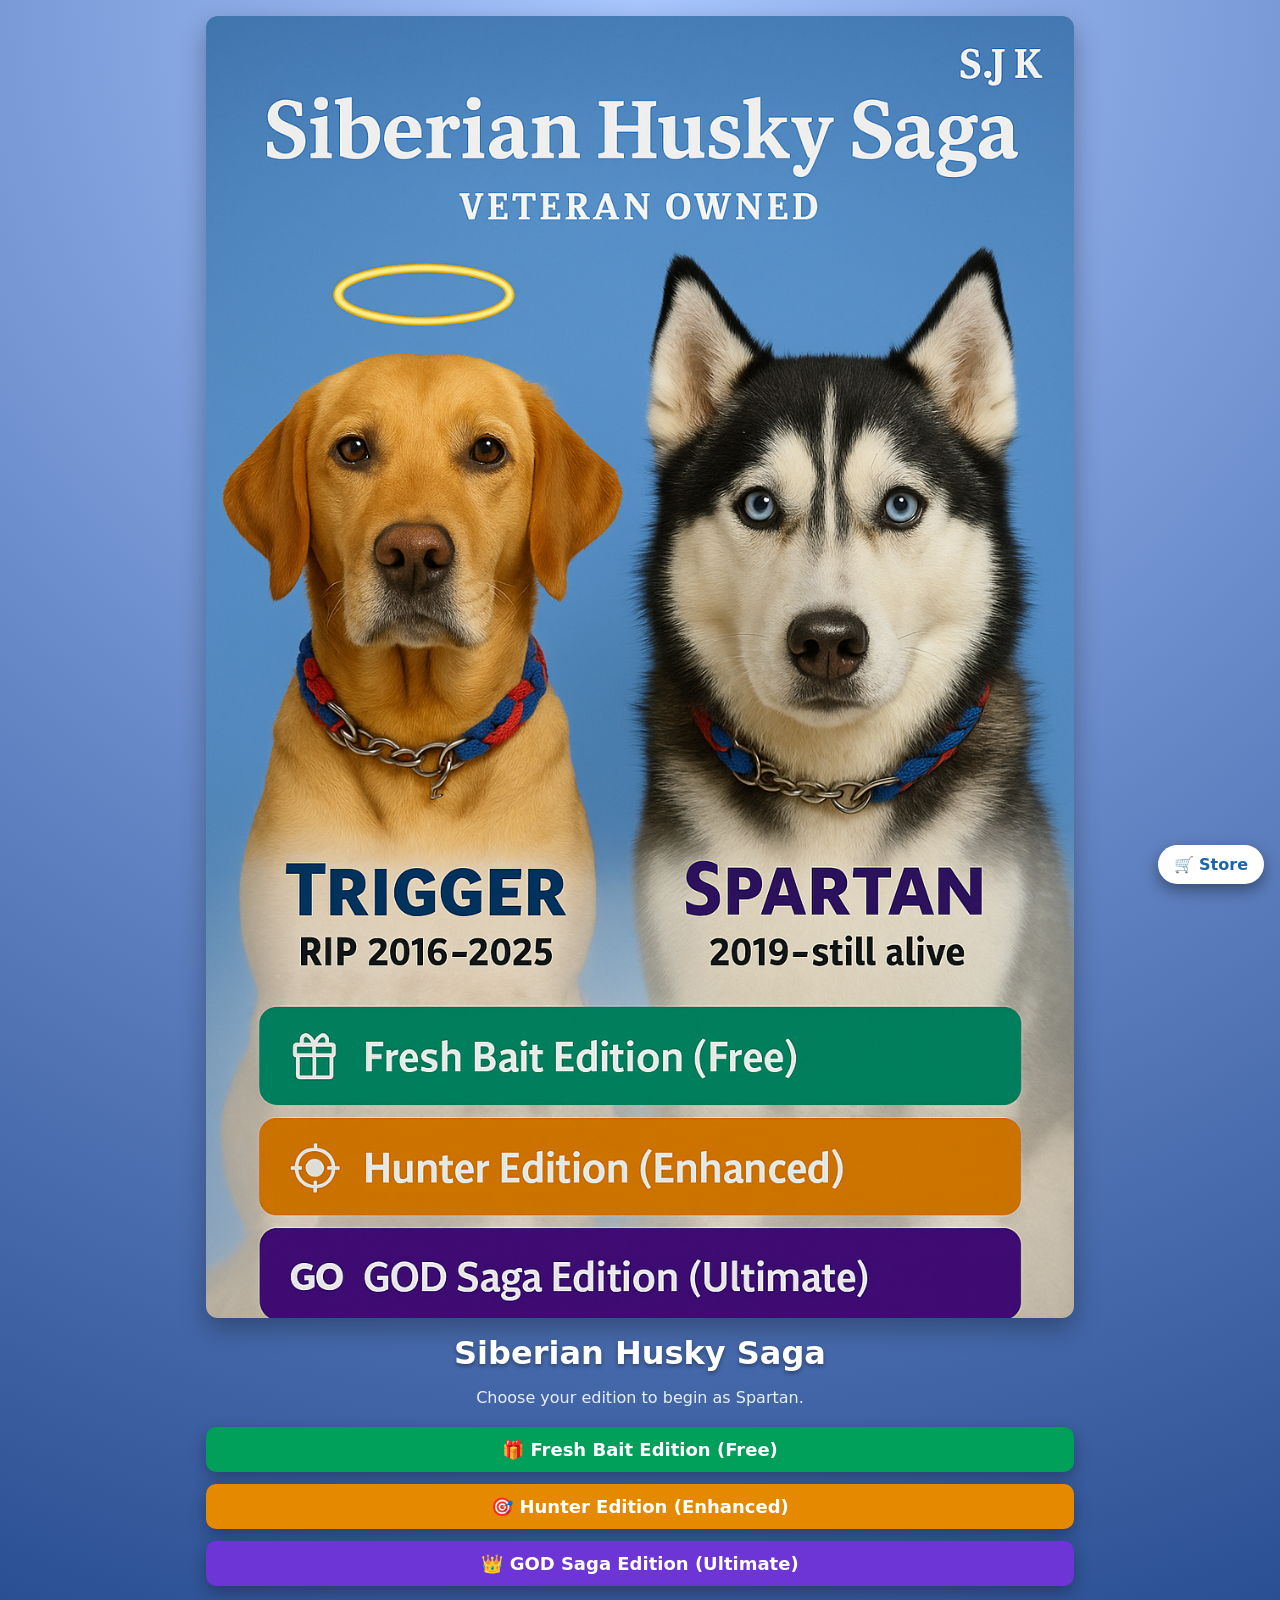
<file: index.html>
<!DOCTYPE html>
<html lang="en">
<head>
  <meta charset="UTF-8" />
  <meta name="viewport" content="width=device-width, initial-scale=1.0" />
  <title>Siberian Husky Saga</title>
  <link rel="stylesheet" href="main.css" />
  <link rel="manifest" href="manifest.json" />
</head>
<body class="page-bg">

  <div class="page-wrapper">
    <header class="hero-header">
      <img src="file_000000004eac71f58e0f324b6b863bc7.png"
  alt="Siberian Husky Saga - Trigger and Spartan"
  class="hero-poster"
/>
    </header>

    <main class="menu-panel">
      <h1 class="game-title">Siberian Husky Saga</h1>
      <p class="subtitle">Choose your edition to begin as Spartan.</p>

      <div class="menu-buttons">
        <a class="btn btn-fresh" href="fresh-bait.html">
          🎁 Fresh Bait Edition (Free)
        </a>
        <a class="btn btn-hunter" href="hunter.html">
          🎯 Hunter Edition (Enhanced)
        </a>
        <a class="btn btn-god" href="god.html">
          👑 GOD Saga Edition (Ultimate)
        </a>
      </div>
    </main>

    <a class="floating-shop-btn" href="store.html">
      🛒 Store
    </a>
  </div>

  <script>
    // PWA registration
    if ("serviceWorker" in navigator) {
      navigator.serviceWorker.register("service-worker.js")
        .catch(err => console.warn("SW registration failed", err));
    }
  </script>
</body>
</html>
</file>
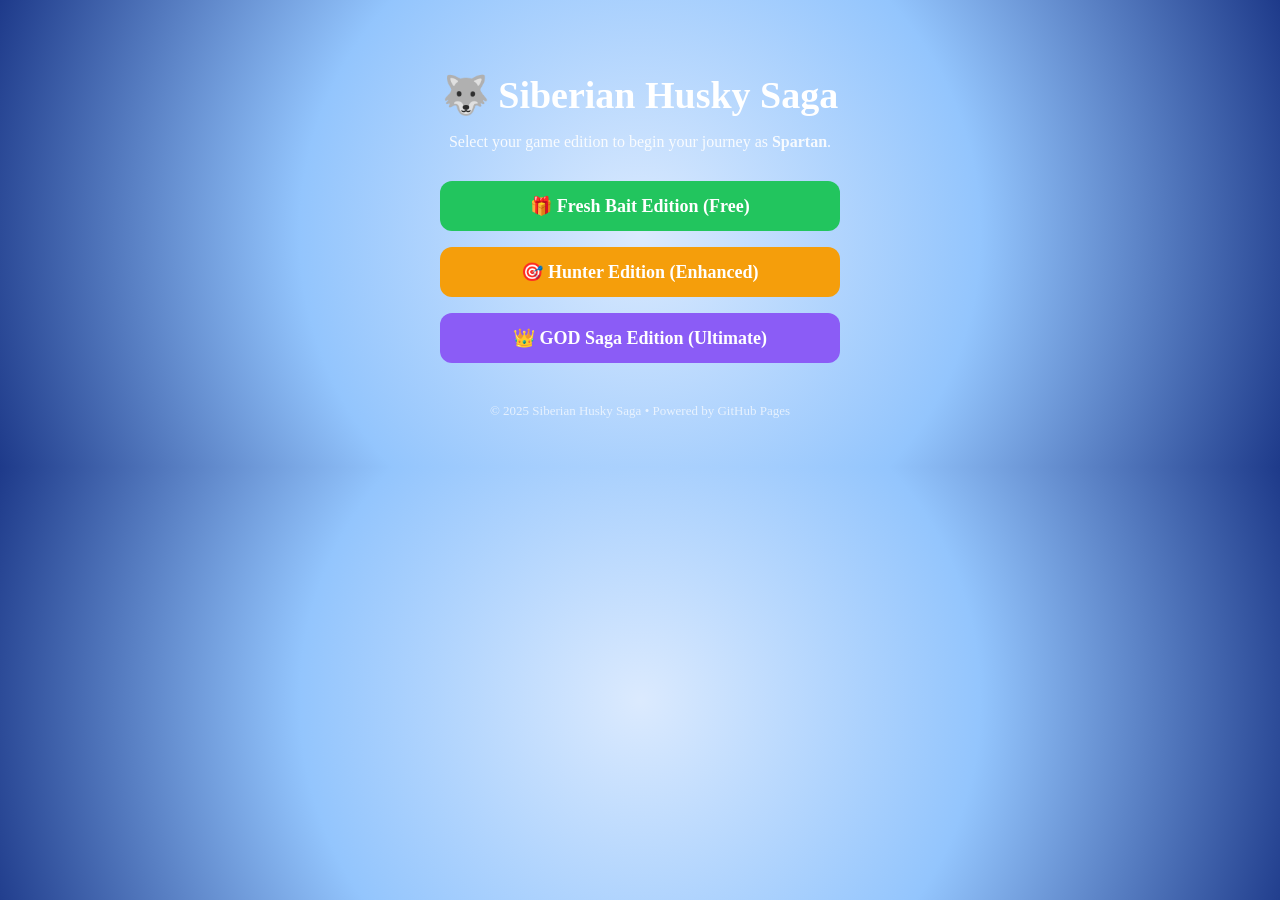
<file: Index.html>
<!DOCTYPE html>
<html lang="en">
<head>
  <meta charset="UTF-8">
   <title>Siberian Husky Saga – Choose Your Edition</title>
  <style>
    body {
      <body>
   <h1>🐺 Siberian Husky Saga</h1>
      <img src="A_logo_titled_SIBERIAN_HUSKY_SAGA_features_a_Sib.png"
     alt="Siberian Husky Saga Logo"
     style="max-width:260px; margin-bottom:20px; border-radius:12px;">
      font-family: system-ui, sans-serif;
      background: radial-gradient(circle, #dbeafe, #93c5fd, #1e3a8a);
      color: #fff;
      text-align: center;
      padding: 40px 20px;
    }
    h1 {
      font-size: 38px;
      margin-bottom: 10px;
    }
    p {
      font-size: 16px;
      opacity: 0.9;
      margin-bottom: 30px;
    }
    .btn-container {
      display: flex;
      flex-direction: column;
      gap: 16px;
      max-width: 400px;
      margin: 0 auto;
    }
    a {
      display: block;
      padding: 14px 20px;
      border-radius: 12px;
      text-decoration: none;
      color: #fff;
      font-weight: 600;
      font-size: 18px;
      transition: transform .1s ease, opacity .2s ease;
    }
    a:active {
      transform: scale(.97);
    }
    .fresh {
      background: #22c55e;
    }
    .hunter {
      background: #f59e0b;
    }
    .god {
      background: #8b5cf6;
    }
    footer {
      margin-top: 40px;
      opacity: .7;
      font-size: 13px;
    }
  </style>
</head>
<body>

  <h1>🐺 Siberian Husky Saga</h1>
  <p>Select your game edition to begin your journey as <strong>Spartan</strong>.</p>

  <div class="btn-container">
    <a href="Fresh-bait.html" class="fresh">🎁 Fresh Bait Edition (Free)</a>
    <a href="Hunter.html" class="hunter">🎯 Hunter Edition (Enhanced)</a>
    <a href="GOD.html" class="god">👑 GOD Saga Edition (Ultimate)</a>
  </div>

  <footer>© 2025 Siberian Husky Saga • Powered by GitHub Pages</footer>

</body>
</html>
</file>
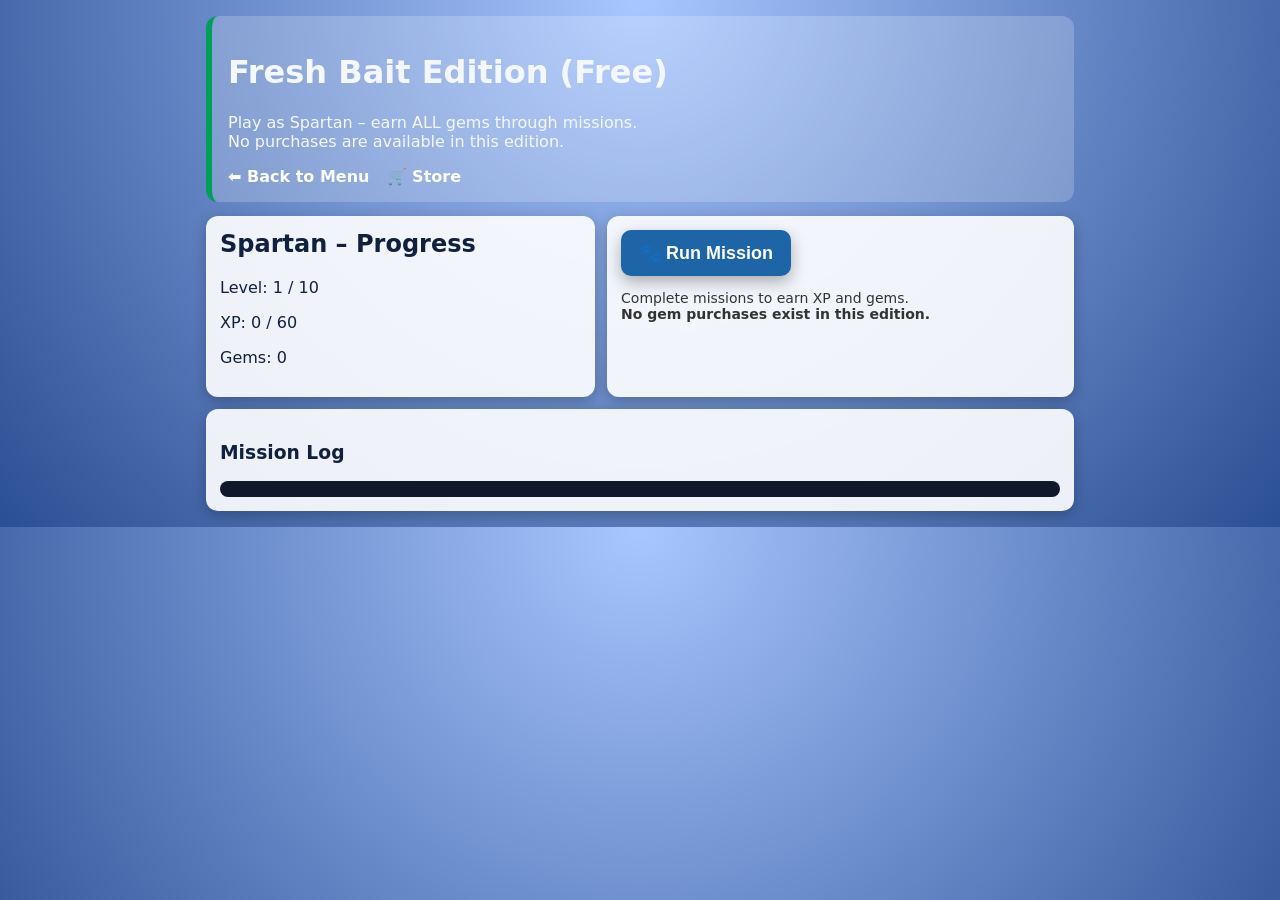
<file: Fresh-bait.html>
<!DOCTYPE html>
<html lang="en">
<head>
  <meta charset="UTF-8" />
  <meta name="viewport" content="width=device-width, initial-scale=1.0" />
  <title>Fresh Bait Edition – Siberian Husky Saga</title>

  <!-- Main shared stylesheet -->
  <link rel="stylesheet" href="main.css" />

  <!-- Prevent caching issues on GitHub Pages -->
  <meta http-equiv="Cache-Control" content="no-cache, no-store, must-revalidate" />
  <meta http-equiv="Pragma" content="no-cache" />
  <meta http-equiv="Expires" content="0" />
</head>

<body class="page-bg">
  <div class="page-wrapper">
    
    <!-- Edition Header -->
    <header class="edition-header fresh">
      <h1>Fresh Bait Edition (Free)</h1>
      <p>
        Play as Spartan – earn ALL gems through missions.
        <br>No purchases are available in this edition.
      </p>

      <nav class="nav-links">
        <a href="index.html" class="link-nav">⬅ Back to Menu</a>
        <a href="store.html" class="link-nav">🛒 Store</a>
      </nav>
    </header>

    <!-- Game Panel -->
    <main class="game-panel">

      <!-- Stats -->
      <section class="stats-card">
        <h2>Spartan – Progress</h2>
        <p>Level: <span id="level">1</span> / 10</p>
        <p>XP: <span id="xp">0</span> / <span id="xp-next">50</span></p>
        <p>Gems: <span id="gems">0</span></p>
      </section>

      <!-- Mission Button -->
      <section class="actions-card">
        <button class="btn primary" onclick="runMission()">
          🐾 Run Mission
        </button>
        <p class="hint">
          Complete missions to earn XP and gems.
          <br><strong>No gem purchases exist in this edition.</strong>
        </p>
      </section>

      <!-- Mission Log -->
      <section class="log-card">
        <h3>Mission Log</h3>
        <div id="log" class="log-output"></div>
      </section>

    </main>
  </div>

  <!-- Edition Identifier -->
  <script>
    window.GAME_EDITION = "FRESH";
  </script>

  <!-- Shared Game Engine -->
  <script src="game.js"></script>

</body>
</html>
</file>
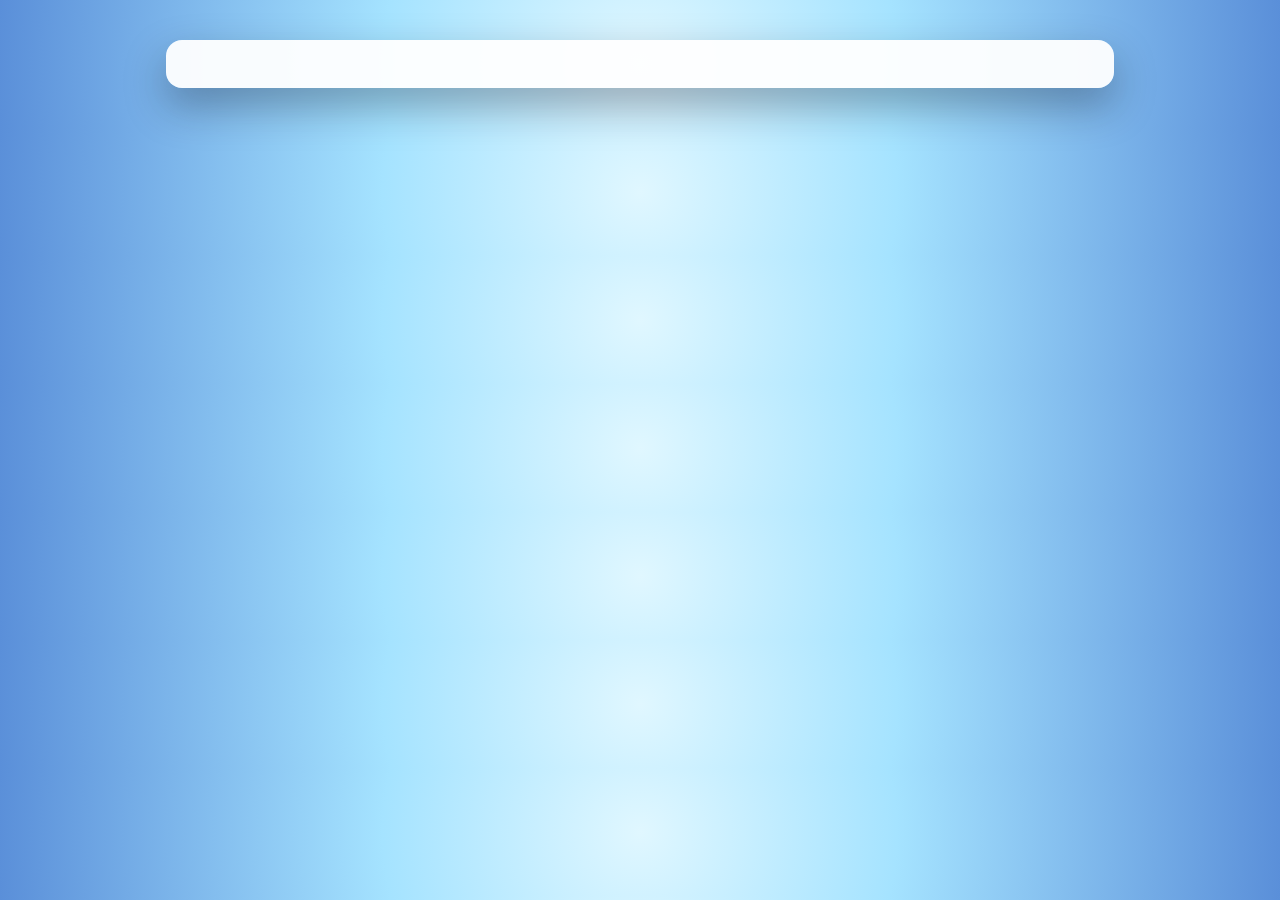
<file: Fresh-bate.html>
<!DOCTYPE html>
<html lang="en">
<head>
  <meta charset="UTF-8">
  <title>Siberian Husky Saga – FRESH BAIT</title>
  <link rel="stylesheet" href="fresh-bait.css">
  <script>
    window.GAME_EDITION = "FRESH_BAIT";
  </script>
</head>
<body>
  <div id="game-root"></div>
  <script src="game.js"></script>
</body>
</html>
</file>
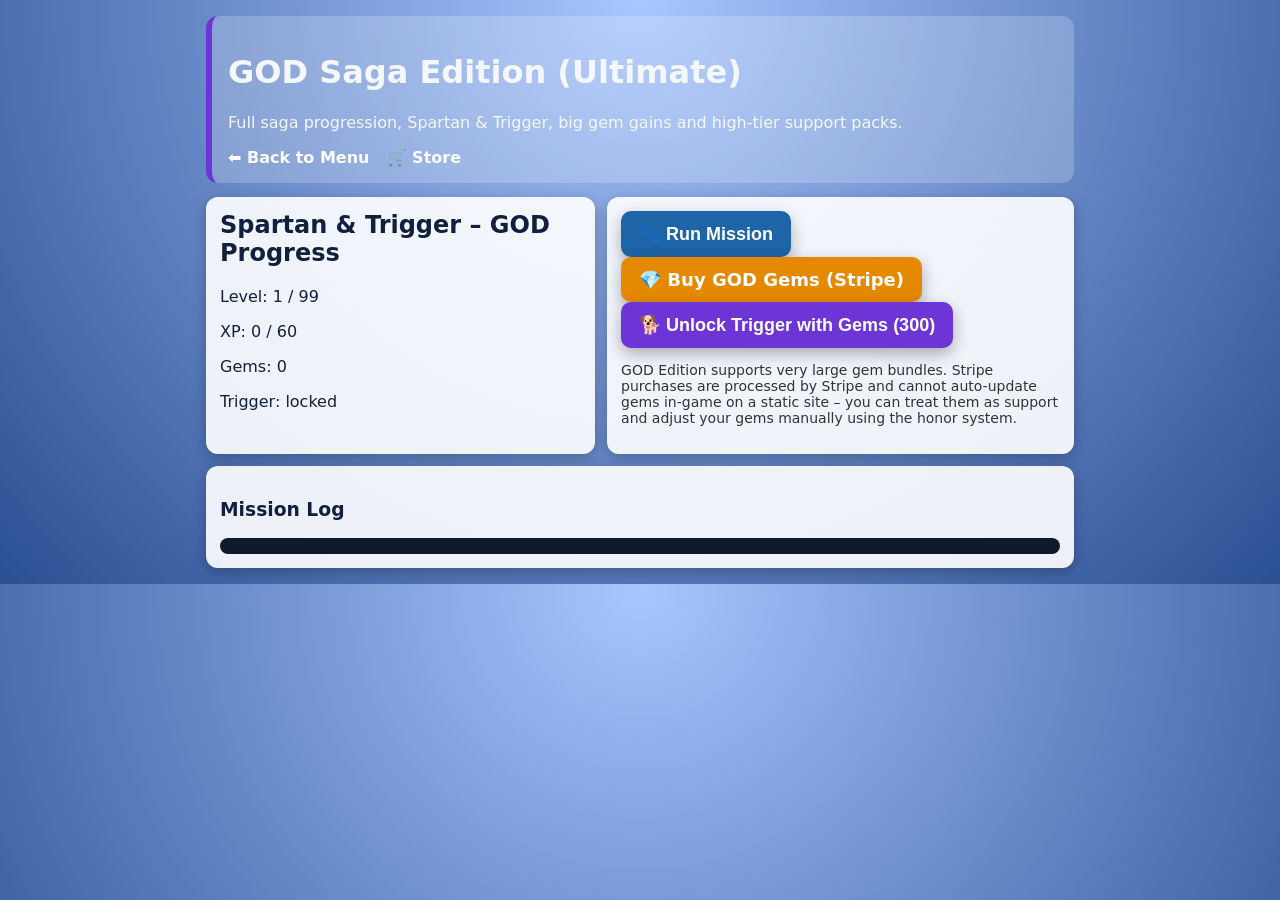
<file: GOD.html>
<!DOCTYPE html>
<html lang="en">
<head>
  <meta charset="UTF-8" />
  <meta name="viewport" content="width=device-width, initial-scale=1.0" />
  <title>GOD Saga Edition – Siberian Husky Saga</title>

  <!-- Shared styling -->
  <link rel="stylesheet" href="main.css" />

  <!-- Avoid stale caching on GitHub Pages -->
  <meta http-equiv="Cache-Control" content="no-cache, no-store, must-revalidate" />
  <meta http-equiv="Pragma" content="no-cache" />
  <meta http-equiv="Expires" content="0" />
</head>

<body class="page-bg">
  <div class="page-wrapper">

    <!-- Edition Header -->
    <header class="edition-header god">
      <h1>GOD Saga Edition (Ultimate)</h1>
      <p>
        Full saga progression, Spartan &amp; Trigger, big gem gains and
        high-tier support packs.
      </p>
      <nav class="nav-links">
        <a href="index.html" class="link-nav">⬅ Back to Menu</a>
        <a href="store.html" class="link-nav">🛒 Store</a>
      </nav>
    </header>

    <!-- Game Panel -->
    <main class="game-panel">

      <!-- Stats -->
      <section class="stats-card">
        <h2>Spartan &amp; Trigger – GOD Progress</h2>
        <p>Level: <span id="level">1</span> / 99</p>
        <p>XP: <span id="xp">0</span> / <span id="xp-next">50</span></p>
        <p>Gems: <span id="gems">0</span></p>
        <p id="trigger-status">Trigger: locked</p>
      </section>

      <!-- Actions -->
      <section class="actions-card">
        <button class="btn primary" onclick="runMission()">
          🐾 Run Mission
        </button>

        <!-- Direct GOD Stripe link -->
        <a
          class="btn secondary"
          href="https://buy.stripe.com/5kQfZia29cXccnyeAJ1gs02"
          target="_blank"
          rel="noopener noreferrer"
        >
          💎 Buy GOD Gems (Stripe)
        </a>

        <button class="btn tertiary" onclick="tryUnlockTrigger()">
          🐕 Unlock Trigger with Gems (300)
        </button>

        <p class="hint">
          GOD Edition supports very large gem bundles. Stripe purchases
          are processed by Stripe and cannot auto-update gems in-game
          on a static site – you can treat them as support and adjust
          your gems manually using the honor system.
        </p>
      </section>

      <!-- Log -->
      <section class="log-card">
        <h3>Mission Log</h3>
        <div id="log" class="log-output"></div>
      </section>

    </main>
  </div>

  <!-- Edition identifier for game.js -->
  <script>
    window.GAME_EDITION = "GOD";
  </script>

  <!-- Shared game engine -->
  <script src="game.js"></script>
</body>
</html>
</file>
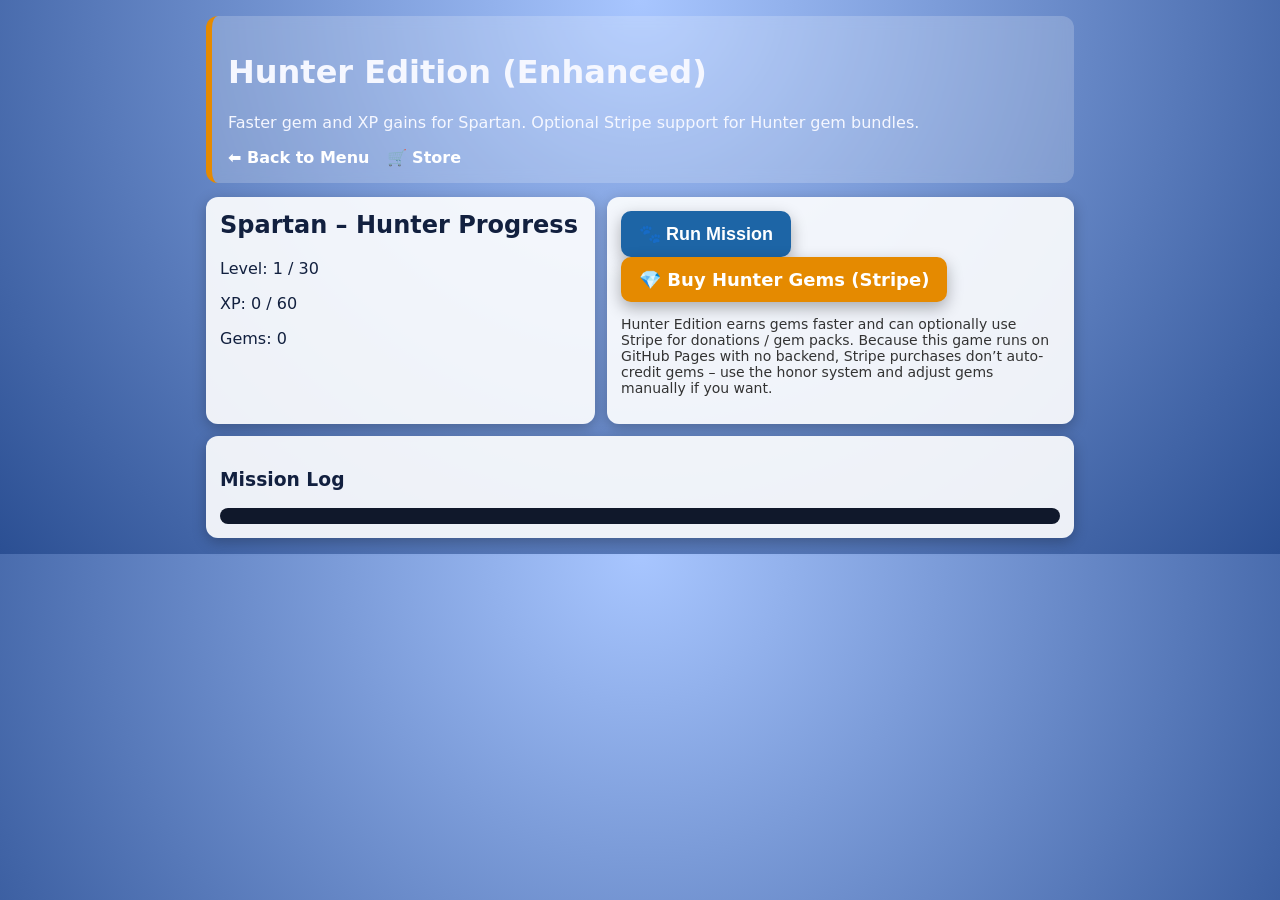
<file: Hunter.html>
<!DOCTYPE html>
<html lang="en">
<head>
  <meta charset="UTF-8" />
  <meta name="viewport" content="width=device-width, initial-scale=1.0" />
  <title>Hunter Edition – Siberian Husky Saga</title>

  <!-- Shared styling -->
  <link rel="stylesheet" href="main.css" />

  <!-- Avoid stale caching on GitHub Pages -->
  <meta http-equiv="Cache-Control" content="no-cache, no-store, must-revalidate" />
  <meta http-equiv="Pragma" content="no-cache" />
  <meta http-equiv="Expires" content="0" />
</head>

<body class="page-bg">
  <div class="page-wrapper">

    <!-- Edition Header -->
    <header class="edition-header hunter">
      <h1>Hunter Edition (Enhanced)</h1>
      <p>
        Faster gem and XP gains for Spartan. Optional Stripe support
        for Hunter gem bundles.
      </p>
      <nav class="nav-links">
        <a href="index.html" class="link-nav">⬅ Back to Menu</a>
        <a href="store.html" class="link-nav">🛒 Store</a>
      </nav>
    </header>

    <!-- Game Panel -->
    <main class="game-panel">

      <!-- Stats -->
      <section class="stats-card">
        <h2>Spartan – Hunter Progress</h2>
        <p>Level: <span id="level">1</span> / 30</p>
        <p>XP: <span id="xp">0</span> / <span id="xp-next">50</span></p>
        <p>Gems: <span id="gems">0</span></p>
      </section>

      <!-- Actions -->
      <section class="actions-card">
        <button class="btn primary" onclick="runMission()">
          🐾 Run Mission
        </button>

        <!-- Direct Hunter Stripe link -->
        <a
          class="btn secondary"
          href="https://donate.stripe.com/9B6bJ2cah3mCgDO9gp1gs01"
          target="_blank"
          rel="noopener noreferrer"
        >
          💎 Buy Hunter Gems (Stripe)
        </a>

        <p class="hint">
          Hunter Edition earns gems faster and can optionally use Stripe for
          donations / gem packs. Because this game runs on GitHub Pages with
          no backend, Stripe purchases don’t auto-credit gems – use the honor
          system and adjust gems manually if you want.
        </p>
      </section>

      <!-- Log -->
      <section class="log-card">
        <h3>Mission Log</h3>
        <div id="log" class="log-output"></div>
      </section>

    </main>
  </div>

  <!-- Edition identifier for game.js -->
  <script>
    window.GAME_EDITION = "HUNTER";
  </script>

  <!-- Shared game engine -->
  <script src="game.js"></script>
</body>
</html>
</file>
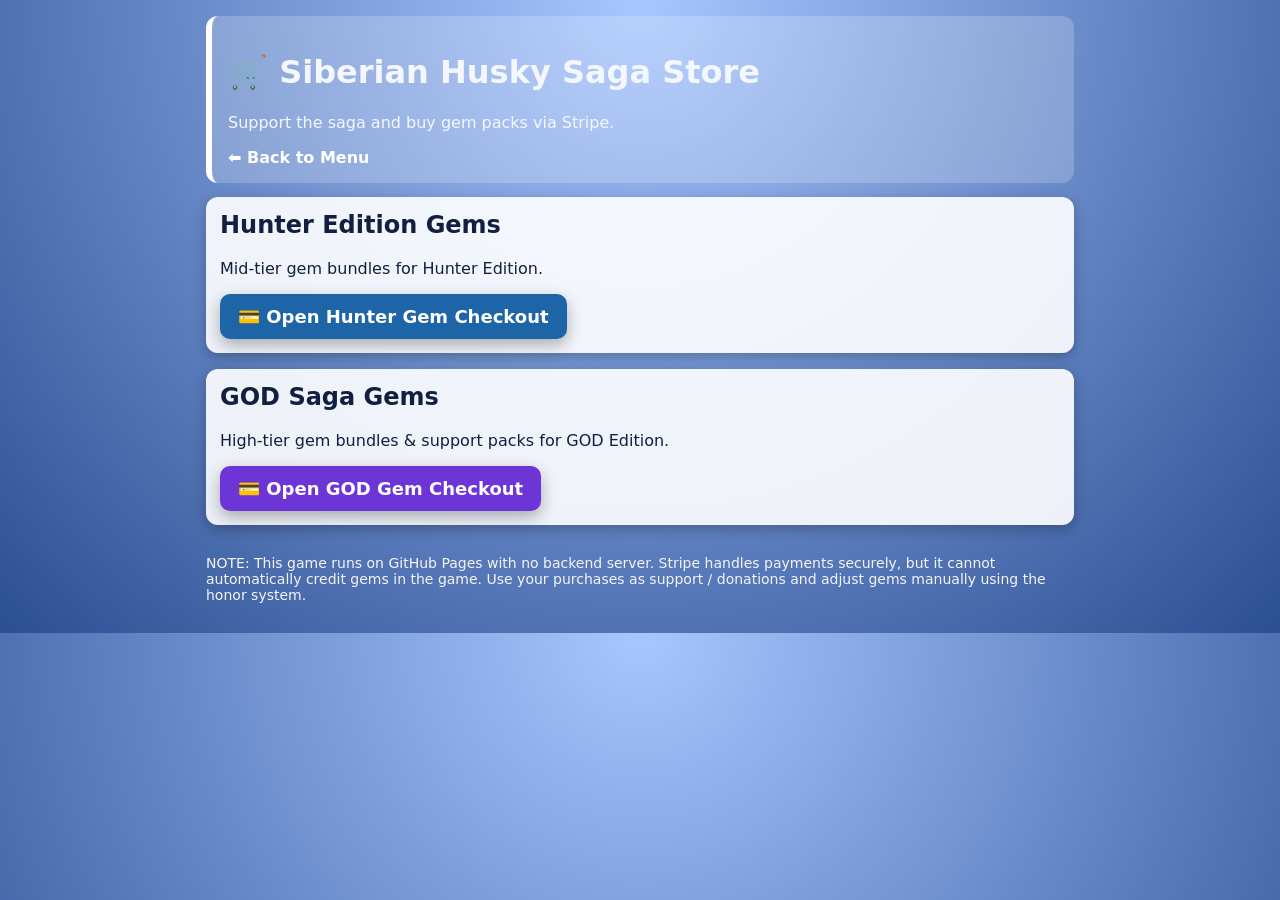
<file: store.html>
<!DOCTYPE html>
<html lang="en">
<head>
  <meta charset="UTF-8" />
  <meta name="viewport" content="width=device-width, initial-scale=1.0" />
  <title>Siberian Husky Saga – Store</title>

  <link rel="stylesheet" href="main.css" />

  <!-- Avoid stale caching on GitHub Pages -->
  <meta http-equiv="Cache-Control" content="no-cache, no-store, must-revalidate" />
  <meta http-equiv="Pragma" content="no-cache" />
  <meta http-equiv="Expires" content="0" />
</head>

<body class="page-bg">
  <div class="page-wrapper">

    <header class="edition-header store">
      <h1>🛒 Siberian Husky Saga Store</h1>
      <p>Support the saga and buy gem packs via Stripe.</p>
      <nav class="nav-links">
        <a href="index.html" class="link-nav">⬅ Back to Menu</a>
      </nav>
    </header>

    <main class="store-panel">

      <section class="store-card hunter-store">
        <h2>Hunter Edition Gems</h2>
        <p>Mid-tier gem bundles for Hunter Edition.</p>
        <a
          class="btn primary"
          href="https://donate.stripe.com/9B6bJ2cah3mCgDO9gp1gs01"
          target="_blank"
          rel="noopener noreferrer"
        >
          💳 Open Hunter Gem Checkout
        </a>
      </section>

      <section class="store-card god-store">
        <h2>GOD Saga Gems</h2>
        <p>High-tier gem bundles &amp; support packs for GOD Edition.</p>
        <a
          class="btn btn-god"
          href="https://buy.stripe.com/5kQfZia29cXccnyeAJ1gs02"
          target="_blank"
          rel="noopener noreferrer"
        >
          💳 Open GOD Gem Checkout
        </a>
      </section>

      <section class="store-note">
        <p>
          NOTE: This game runs on GitHub Pages with no backend server.
          Stripe handles payments securely, but it cannot automatically
          credit gems in the game. Use your purchases as support /
          donations and adjust gems manually using the honor system.
        </p>
      </section>

    </main>
  </div>
</body>
</html>
</file>
<file: main.css>
* {
  box-sizing: border-box;
}

body.page-bg {
  margin: 0;
  font-family: system-ui, -apple-system, BlinkMacSystemFont, "Segoe UI",
    sans-serif;
  background: radial-gradient(circle at top, #a8c6ff, #2b4f93);
  color: #12203f;
}

.page-wrapper {
  max-width: 900px;
  margin: 0 auto;
  padding: 16px;
}

.hero-header {
  display: flex;
  justify-content: center;
  margin-bottom: 16px;
}

.hero-poster {
  max-width: 100%;
  border-radius: 12px;
  box-shadow: 0 10px 26px rgba(0, 0, 0, 0.3);
}

.game-title {
  text-align: center;
  font-size: 32px;
  margin: 8px 0 4px;
  color: #ffffff;
  text-shadow: 0 2px 4px rgba(0, 0, 0, 0.4);
}

.subtitle {
  text-align: center;
  color: #e8efff;
  margin-bottom: 20px;
}

.menu-panel {
  text-align: center;
}

.menu-buttons {
  display: flex;
  flex-direction: column;
  gap: 12px;
  align-items: stretch;
}

.btn {
  display: inline-block;
  padding: 12px 18px;
  border-radius: 10px;
  border: none;
  font-size: 18px;
  font-weight: 600;
  text-align: center;
  text-decoration: none;
  cursor: pointer;
  box-shadow: 0 6px 16px rgba(0, 0, 0, 0.3);
  transition: transform 0.1s ease, box-shadow 0.1s ease, opacity 0.15s;
  color: #fff;
}

.btn:hover {
  transform: translateY(-1px);
  box-shadow: 0 8px 20px rgba(0, 0, 0, 0.4);
}

.btn:active {
  transform: translateY(1px);
  box-shadow: 0 4px 10px rgba(0, 0, 0, 0.25);
}

.btn-fresh {
  background: #009f5a;
}

.btn-hunter {
  background: #e58a00;
}

.btn-god {
  background: #6d34d6;
}

.primary {
  background: #1d65a6;
}

.secondary {
  background: #e58a00;
}

.tertiary {
  background: #6d34d6;
}

.floating-shop-btn {
  position: fixed;
  right: 16px;
  bottom: 16px;
  background: #ffffff;
  color: #1d65a6;
  padding: 10px 16px;
  border-radius: 999px;
  text-decoration: none;
  font-weight: 600;
  font-size: 16px;
  box-shadow: 0 6px 16px rgba(0, 0, 0, 0.4);
}

.floating-shop-btn:hover {
  opacity: 0.9;
}

/* Edition pages */

.edition-header {
  background: rgba(255, 255, 255, 0.2);
  backdrop-filter: blur(6px);
  padding: 16px;
  border-radius: 12px;
  color: #f5f7ff;
  margin-bottom: 14px;
}

.edition-header.fresh {
  border-left: 6px solid #009f5a;
}
.edition-header.hunter {
  border-left: 6px solid #e58a00;
}
.edition-header.god {
  border-left: 6px solid #6d34d6;
}
.edition-header.store {
  border-left: 6px solid #ffffff;
}

.link-nav {
  color: #ffffff;
  font-weight: 600;
  margin-right: 12px;
  text-decoration: none;
}

.link-nav:hover {
  text-decoration: underline;
}

.game-panel {
  display: grid;
  grid-template-columns: 1fr;
  gap: 12px;
}

.stats-card,
.actions-card,
.log-card,
.store-card {
  background: rgba(255, 255, 255, 0.9);
  border-radius: 12px;
  padding: 14px;
  box-shadow: 0 4px 14px rgba(0, 0, 0, 0.25);
}

.stats-card h2 {
  margin-top: 0;
}

.hint {
  font-size: 14px;
  color: #333;
}

.log-output {
  max-height: 260px;
  overflow-y: auto;
  font-size: 14px;
  background: #10182b;
  color: #e5f0ff;
  padding: 8px;
  border-radius: 8px;
}

.store-panel {
  display: flex;
  flex-direction: column;
  gap: 16px;
}

.store-card h2 {
  margin-top: 0;
}

.store-note {
  font-size: 14px;
  color: #f5f5f5;
}

/* Responsive */

@media (min-width: 720px) {
  .game-panel {
    grid-template-columns: minmax(0, 1fr) minmax(0, 1.2fr);
  }
  .log-card {
    grid-column: 1 / span 2;
  }
}
</file>
<file: fresh-bait.css>
body {
  font-family: system-ui, -apple-system, BlinkMacSystemFont, "Segoe UI", sans-serif;
  margin: 0;
  padding: 0;
  background: radial-gradient(circle, #e0f7ff 0%, #a5e3ff 40%, #5a8fd9 100%);
  color: #111827;
}

#game-root {
  max-width: 900px;
  margin: 40px auto;
  padding: 24px;
  background: rgba(255, 255, 255, 0.95);
  border-radius: 16px;
  box-shadow: 0 18px 40px rgba(15, 23, 42, 0.35);
}

.game-header {
  display: flex;
  justify-content: space-between;
  align-items: center;
  margin-bottom: 16px;
}

.badge {
  display: inline-block;
  padding: 4px 10px;
  border-radius: 999px;
  font-size: 12px;
  text-transform: uppercase;
  letter-spacing: 0.06em;
}

.badge-free {
  background: #dcfce7;
  color: #166534;
}

.badge-premium {
  background: #fef3c7;
  color: #92400e;
}

.badge-god {
  background: #f5f3ff;
  color: #4c1d95;
}

.compact {
  font-size: 13px;
}

.section-title {
  margin: 16px 0 6px;
  font-size: 16px;
  font-weight: 700;
}

.stats-grid {
  display: grid;
  grid-template-columns: repeat(auto-fit, minmax(150px, 1fr));
  gap: 12px;
  margin-bottom: 16px;
}

.stat-card {
  padding: 12px;
  border-radius: 12px;
  background: #eff6ff;
}

.stat-label {
  font-size: 12px;
  text-transform: uppercase;
  opacity: 0.7;
}

.stat-value {
  font-size: 20px;
  font-weight: 700;
}

.actions {
  display: flex;
  flex-wrap: wrap;
  gap: 10px;
  margin-bottom: 12px;
}

button {
  border: none;
  border-radius: 999px;
  padding: 9px 16px;
  font-size: 14px;
  font-weight: 600;
  cursor: pointer;
  transition: transform 0.05s ease, box-shadow 0.1s ease, opacity 0.15s ease;
}

button.primary {
  background: #1d4ed8;
  color: white;
  box-shadow: 0 10px 20px rgba(37, 99, 235, 0.4);
}

button.secondary {
  background: #e5e7eb;
  color: #111827;
}

button.premium {
  background: #a7f3d0;
  color: #065f46;
}

button:disabled {
  opacity: 0.55;
  cursor: not-allowed;
  box-shadow: none;
}

button:not(:disabled):active {
  transform: translateY(1px);
  box-shadow: 0 4px 8px rgba(15, 23, 42, 0.4);
}

.input {
  width: 100%;
  padding: 8px 10px;
  border-radius: 8px;
  border: 1px solid #d1d5db;
  margin: 6px 0 10px;
}

.stripe-box {
  padding: 12px;
  border-radius: 12px;
  background: #ecfeff;
  margin-bottom: 16px;
}

.log {
  max-height: 200px;
  overflow-y: auto;
  border-radius: 12px;
  background: #0f172a;
  color: #e5e7eb;
  padding: 10px;
  font-size: 13px;
}

.log-entry {
  margin-bottom: 4px;
}

.companion {
  margin-top: 8px;
  padding: 10px;
  border-radius: 12px;
  background: #fef3c7;
  font-size: 14px;
}
</file>
